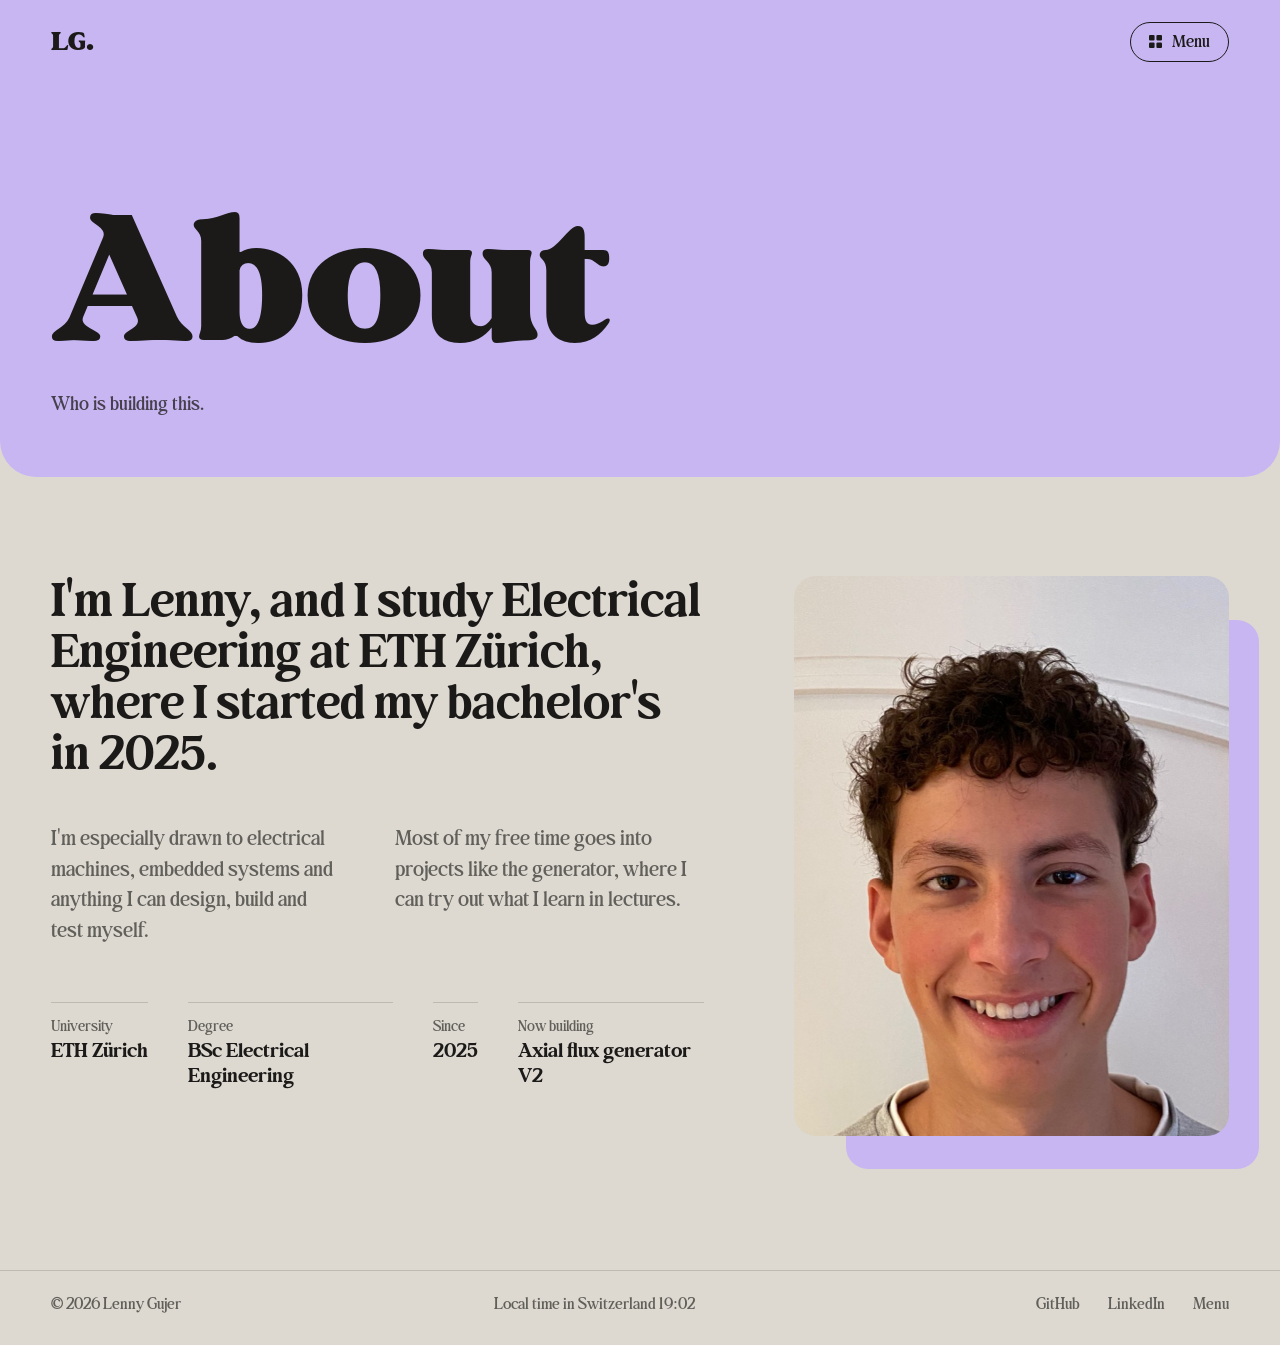
<file: about.html>
<!DOCTYPE html>
<html lang="en">
<head>
<meta charset="utf-8">
<meta name="viewport" content="width=device-width, initial-scale=1">
<title>About — Lenny Gujer</title>
<meta name="description" content="About Lenny Gujer, Electrical Engineering student at ETH Zürich.">
<link rel="icon" href="data:image/svg+xml,%3Csvg xmlns='http://www.w3.org/2000/svg' viewBox='0 0 32 32'%3E%3Crect width='32' height='32' rx='7' fill='%231B1A18'/%3E%3Ccircle cx='16' cy='16' r='9' fill='none' stroke='%23DDD9D1' stroke-width='2.5'/%3E%3Ccircle cx='16' cy='16' r='3' fill='%23E57E3A'/%3E%3C/svg%3E">
<link rel="stylesheet" href="assets/fonts.css">
<link rel="stylesheet" href="assets/main.css">
</head>
<body class="page" style="--tone:var(--lav)">

<!-- Farbfläche, die beim Laden nach oben wegfährt (setzt den Übergang vom Kachel-Menü fort) -->
<div class="veil" aria-hidden="true"></div>
<script>try{var c=sessionStorage.getItem("veil");if(c){document.currentScript.previousElementSibling.style.background=c;sessionStorage.removeItem("veil")}}catch(e){}</script>

<nav class="nav" aria-label="Main">
  <a class="logo" href="index.html" aria-label="Lenny Gujer, start page">LG<i>.</i></a>
  <a class="menu-btn" href="index.html#tiles"><svg viewBox="0 0 14 14" aria-hidden="true"><rect width="6" height="6" rx="1.2"/><rect x="8" width="6" height="6" rx="1.2"/><rect y="8" width="6" height="6" rx="1.2"/><rect x="8" y="8" width="6" height="6" rx="1.2"/></svg>Menu</a>
</nav>

<header class="p-hero">
  <div class="wrap">
    <h1>About</h1>
    <p class="lead">Who is building this.</p>
  </div>
</header>

<main>
  <section class="sec">
    <div class="wrap">
      <div class="me-grid">
        <div class="me-copy">
          <p class="big" id="me-big" data-rv></p>
          <div class="me-more" id="me-more" data-rv style="--d:.1s"></div>
          <dl class="facts" id="me-facts" data-rv style="--d:.2s"></dl>
        </div>
        <figure class="me-pic" data-rv style="--d:.15s">
          <div class="me-frame"><img id="me-img" alt="Portrait of Lenny Gujer" width="777" height="1000"></div>
        </figure>
      </div>
    </div>
  </section>
</main>

<footer class="foot">
  <div class="wrap">
    <span id="copy"></span>
    <span id="clock"></span>
    <span class="f-links"><a data-gh target="_blank" rel="noopener">GitHub</a><a data-li target="_blank" rel="noopener">LinkedIn</a><a href="index.html#tiles">Menu</a></span>
  </div>
</footer>

<!-- Der Inhalt (Texte, Projekte, Links) steht in assets/content.js -->
<script src="assets/content.js"></script>
<script type="module" src="assets/site.js"></script>
</body>
</html>
</file>
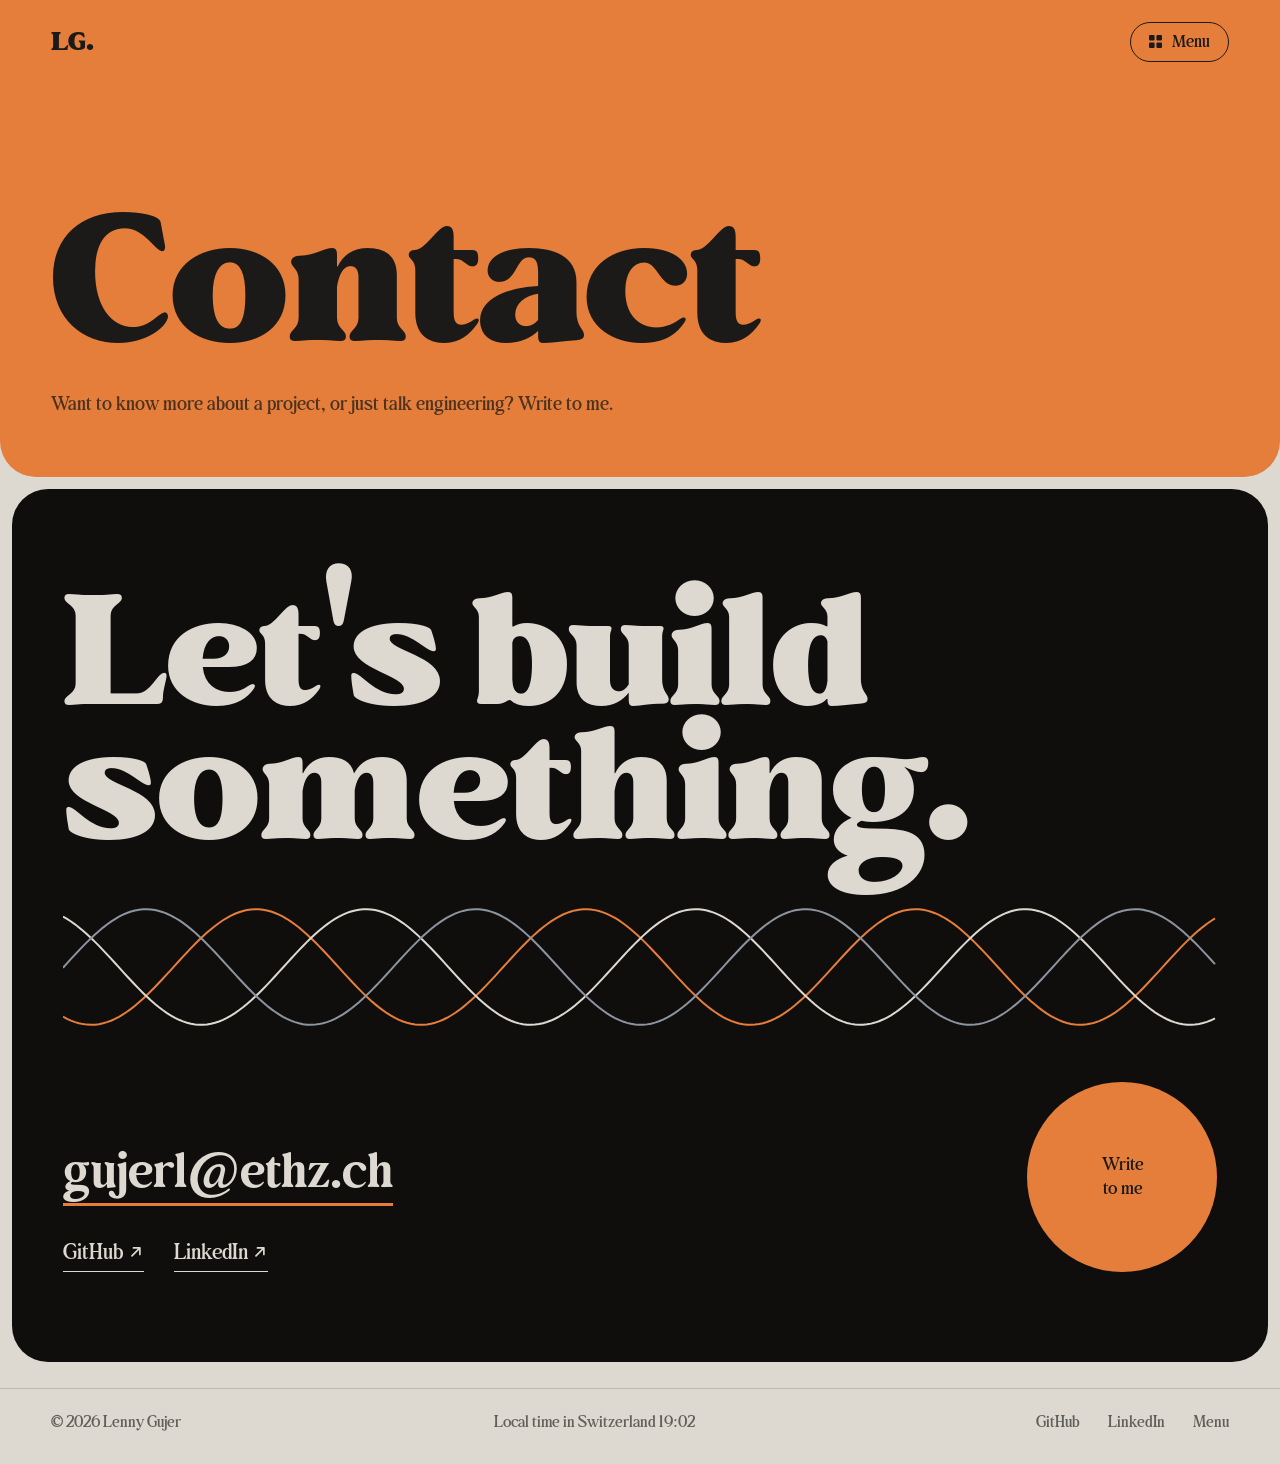
<file: contact.html>
<!DOCTYPE html>
<html lang="en">
<head>
<meta charset="utf-8">
<meta name="viewport" content="width=device-width, initial-scale=1">
<title>Contact — Lenny Gujer</title>
<meta name="description" content="Get in touch with Lenny Gujer.">
<link rel="icon" href="data:image/svg+xml,%3Csvg xmlns='http://www.w3.org/2000/svg' viewBox='0 0 32 32'%3E%3Crect width='32' height='32' rx='7' fill='%231B1A18'/%3E%3Ccircle cx='16' cy='16' r='9' fill='none' stroke='%23DDD9D1' stroke-width='2.5'/%3E%3Ccircle cx='16' cy='16' r='3' fill='%23E57E3A'/%3E%3C/svg%3E">
<link rel="stylesheet" href="assets/fonts.css">
<link rel="stylesheet" href="assets/main.css">
</head>
<body class="page" style="--tone:var(--cop)">

<!-- Farbfläche, die beim Laden nach oben wegfährt (setzt den Übergang vom Kachel-Menü fort) -->
<div class="veil" aria-hidden="true"></div>
<script>try{var c=sessionStorage.getItem("veil");if(c){document.currentScript.previousElementSibling.style.background=c;sessionStorage.removeItem("veil")}}catch(e){}</script>

<nav class="nav" aria-label="Main">
  <a class="logo" href="index.html" aria-label="Lenny Gujer, start page">LG<i>.</i></a>
  <a class="menu-btn" href="index.html#tiles"><svg viewBox="0 0 14 14" aria-hidden="true"><rect width="6" height="6" rx="1.2"/><rect x="8" width="6" height="6" rx="1.2"/><rect y="8" width="6" height="6" rx="1.2"/><rect x="8" y="8" width="6" height="6" rx="1.2"/></svg>Menu</a>
</nav>

<header class="p-hero">
  <div class="wrap">
    <h1>Contact</h1>
    <p class="lead">Want to know more about a project, or just talk engineering? Write to me.</p>
  </div>
</header>

<main>
  <section class="sec sheet" id="contact">
    <div class="wrap">
      <h2 class="huge" data-rv>Let's build<br>something.</h2>
      <canvas id="waves" aria-hidden="true"></canvas>
      <div class="c-row" data-rv>
        <div>
          <a class="mail" id="mail"></a>
          <p class="c-links"><a data-gh target="_blank" rel="noopener">GitHub <svg class="arr" viewBox="0 0 16 16" aria-hidden="true"><path d="M4 12 12 4M5.5 4H12v6.5"/></svg></a><a data-li target="_blank" rel="noopener">LinkedIn <svg class="arr" viewBox="0 0 16 16" aria-hidden="true"><path d="M4 12 12 4M5.5 4H12v6.5"/></svg></a></p>
        </div>
        <a class="orb" id="orb"><span>Write<br>to me</span></a>
      </div>
    </div>
  </section>
</main>

<footer class="foot">
  <div class="wrap">
    <span id="copy"></span>
    <span id="clock"></span>
    <span class="f-links"><a data-gh target="_blank" rel="noopener">GitHub</a><a data-li target="_blank" rel="noopener">LinkedIn</a><a href="index.html#tiles">Menu</a></span>
  </div>
</footer>

<!-- Der Inhalt (Texte, Projekte, Links) steht in assets/content.js -->
<script src="assets/content.js"></script>
<script type="module" src="assets/site.js"></script>
</body>
</html>
</file>
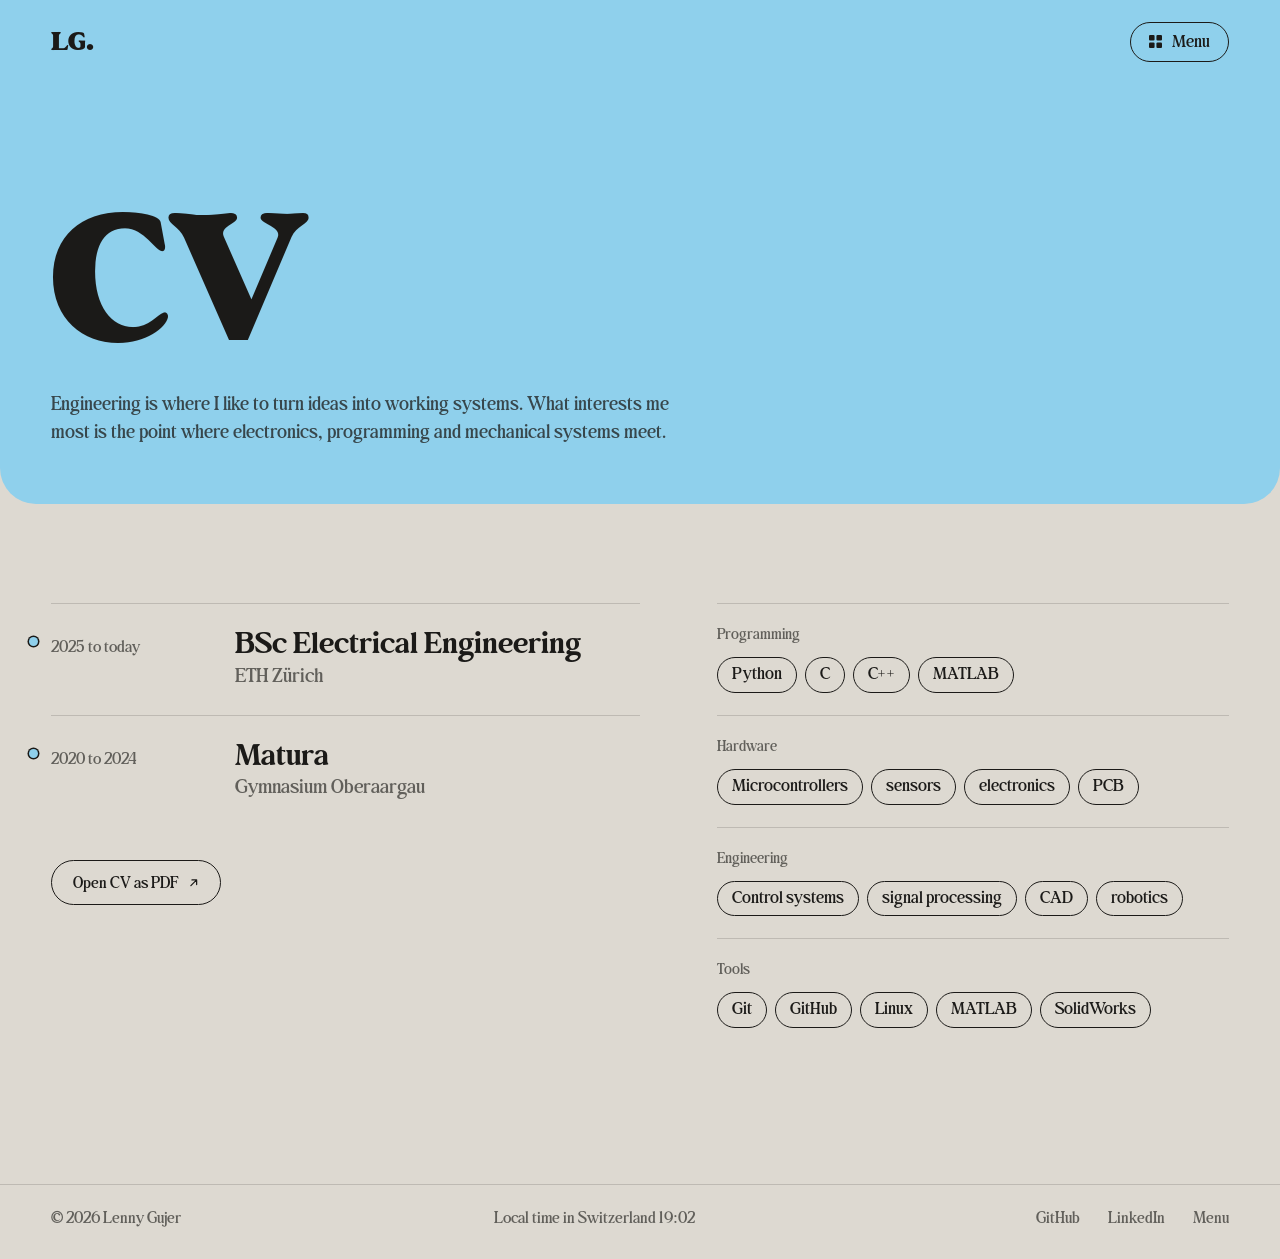
<file: cv.html>
<!DOCTYPE html>
<html lang="en">
<head>
<meta charset="utf-8">
<meta name="viewport" content="width=device-width, initial-scale=1">
<title>CV — Lenny Gujer</title>
<meta name="description" content="Curriculum vitae of Lenny Gujer.">
<link rel="icon" href="data:image/svg+xml,%3Csvg xmlns='http://www.w3.org/2000/svg' viewBox='0 0 32 32'%3E%3Crect width='32' height='32' rx='7' fill='%231B1A18'/%3E%3Ccircle cx='16' cy='16' r='9' fill='none' stroke='%23DDD9D1' stroke-width='2.5'/%3E%3Ccircle cx='16' cy='16' r='3' fill='%23E57E3A'/%3E%3C/svg%3E">
<link rel="stylesheet" href="assets/fonts.css">
<link rel="stylesheet" href="assets/main.css">
</head>
<body class="page" style="--tone:var(--sky)">

<!-- Farbfläche, die beim Laden nach oben wegfährt (setzt den Übergang vom Kachel-Menü fort) -->
<div class="veil" aria-hidden="true"></div>
<script>try{var c=sessionStorage.getItem("veil");if(c){document.currentScript.previousElementSibling.style.background=c;sessionStorage.removeItem("veil")}}catch(e){}</script>

<nav class="nav" aria-label="Main">
  <a class="logo" href="index.html" aria-label="Lenny Gujer, start page">LG<i>.</i></a>
  <a class="menu-btn" href="index.html#tiles"><svg viewBox="0 0 14 14" aria-hidden="true"><rect width="6" height="6" rx="1.2"/><rect x="8" width="6" height="6" rx="1.2"/><rect y="8" width="6" height="6" rx="1.2"/><rect x="8" y="8" width="6" height="6" rx="1.2"/></svg>Menu</a>
</nav>

<header class="p-hero">
  <div class="wrap">
    <h1>CV</h1>
    <p class="lead" id="about"></p>
  </div>
</header>

<main>
  <section class="sec">
    <div class="wrap">
      <div class="cv-grid">
        <div data-rv>
          <ul class="time" id="time"></ul>
          <a class="btn" id="cv-file" target="_blank" rel="noopener">Open CV as PDF <svg class="arr" viewBox="0 0 16 16" aria-hidden="true"><path d="M4 12 12 4M5.5 4H12v6.5"/></svg></a>
        </div>
        <dl class="stack" id="stack" data-rv style="--d:.12s"></dl>
      </div>
    </div>
  </section>
</main>

<footer class="foot">
  <div class="wrap">
    <span id="copy"></span>
    <span id="clock"></span>
    <span class="f-links"><a data-gh target="_blank" rel="noopener">GitHub</a><a data-li target="_blank" rel="noopener">LinkedIn</a><a href="index.html#tiles">Menu</a></span>
  </div>
</footer>

<!-- Der Inhalt (Texte, Projekte, Links) steht in assets/content.js -->
<script src="assets/content.js"></script>
<script type="module" src="assets/site.js"></script>
</body>
</html>
</file>
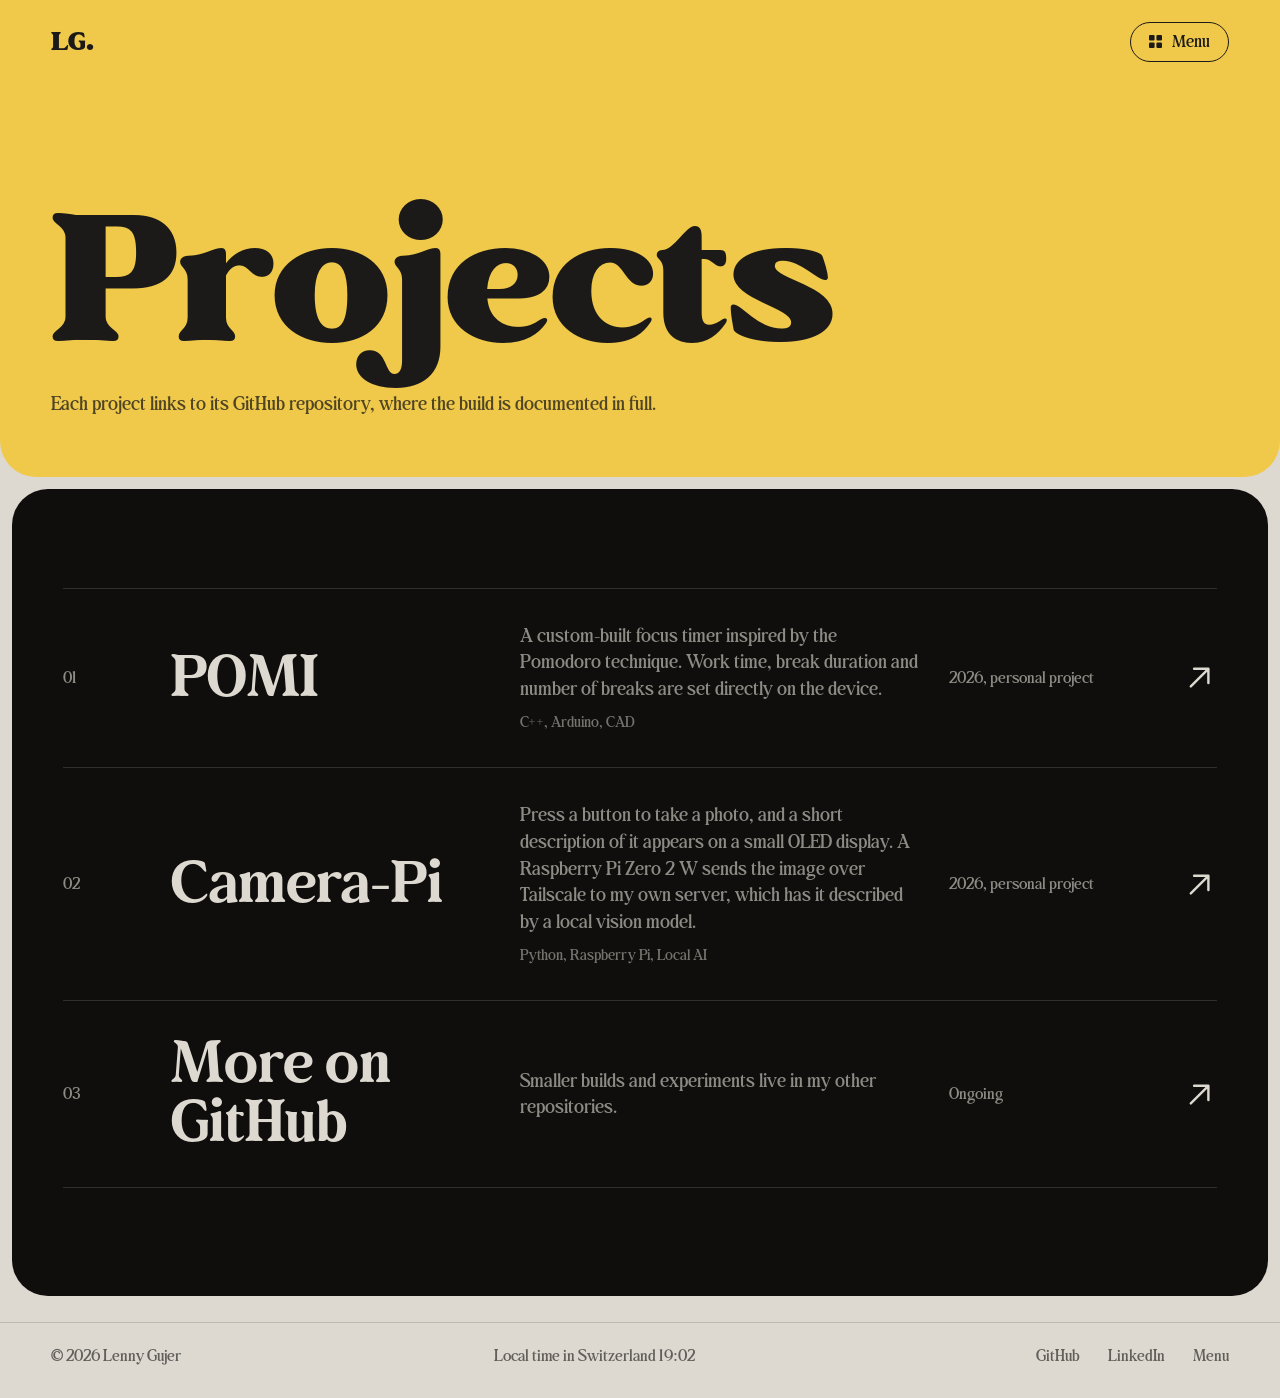
<file: projects.html>
<!DOCTYPE html>
<html lang="en">
<head>
<meta charset="utf-8">
<meta name="viewport" content="width=device-width, initial-scale=1">
<title>Projects — Lenny Gujer</title>
<meta name="description" content="Projects by Lenny Gujer.">
<link rel="icon" href="data:image/svg+xml,%3Csvg xmlns='http://www.w3.org/2000/svg' viewBox='0 0 32 32'%3E%3Crect width='32' height='32' rx='7' fill='%231B1A18'/%3E%3Ccircle cx='16' cy='16' r='9' fill='none' stroke='%23DDD9D1' stroke-width='2.5'/%3E%3Ccircle cx='16' cy='16' r='3' fill='%23E57E3A'/%3E%3C/svg%3E">
<link rel="stylesheet" href="assets/fonts.css">
<link rel="stylesheet" href="assets/main.css">
</head>
<body class="page" style="--tone:var(--yel)">

<!-- Farbfläche, die beim Laden nach oben wegfährt (setzt den Übergang vom Kachel-Menü fort) -->
<div class="veil" aria-hidden="true"></div>
<script>try{var c=sessionStorage.getItem("veil");if(c){document.currentScript.previousElementSibling.style.background=c;sessionStorage.removeItem("veil")}}catch(e){}</script>

<nav class="nav" aria-label="Main">
  <a class="logo" href="index.html" aria-label="Lenny Gujer, start page">LG<i>.</i></a>
  <a class="menu-btn" href="index.html#tiles"><svg viewBox="0 0 14 14" aria-hidden="true"><rect width="6" height="6" rx="1.2"/><rect x="8" width="6" height="6" rx="1.2"/><rect y="8" width="6" height="6" rx="1.2"/><rect x="8" y="8" width="6" height="6" rx="1.2"/></svg>Menu</a>
</nav>

<header class="p-hero">
  <div class="wrap">
    <h1>Projects</h1>
    <p class="lead">Each project links to its GitHub repository, where the build is documented in full.</p>
  </div>
</header>

<main>
  <section class="sec sheet">
    <div class="wrap">
      <div class="rows" id="rows"></div>
    </div>
  </section>
</main>

<div class="peek" id="peek" aria-hidden="true"></div>

<footer class="foot">
  <div class="wrap">
    <span id="copy"></span>
    <span id="clock"></span>
    <span class="f-links"><a data-gh target="_blank" rel="noopener">GitHub</a><a data-li target="_blank" rel="noopener">LinkedIn</a><a href="index.html#tiles">Menu</a></span>
  </div>
</footer>

<!-- Der Inhalt (Texte, Projekte, Links) steht in assets/content.js -->
<script src="assets/content.js"></script>
<script type="module" src="assets/site.js"></script>
</body>
</html>
</file>
<file: assets/fonts.css>
/* Schrift «Behind The Nineties» (Casloop Studio), frei für persönliche Nutzung.
   Die Dateien liegen in assets/fonts/. Der Browser lädt nur die Schnitte, die die Seite wirklich braucht. */
@font-face{font-family:"Behind The Nineties";font-weight:400;font-style:normal;font-display:swap;src:url(fonts/Behind-The-Nineties-Rg.otf) format("opentype")}
@font-face{font-family:"Behind The Nineties";font-weight:500;font-style:normal;font-display:swap;src:url(fonts/Behind-The-Nineties-Md.otf) format("opentype")}
@font-face{font-family:"Behind The Nineties";font-weight:600;font-style:normal;font-display:swap;src:url(fonts/Behind-The-Nineties-Smbd.otf) format("opentype")}
@font-face{font-family:"Behind The Nineties";font-weight:700;font-style:normal;font-display:swap;src:url(fonts/Behind-The-Nineties-Bd.otf) format("opentype")}
@font-face{font-family:"Behind The Nineties";font-weight:800;font-style:normal;font-display:swap;src:url(fonts/Behind-The-Nineties-Xbd.otf) format("opentype")}
@font-face{font-family:"Behind The Nineties";font-weight:900;font-style:normal;font-display:swap;src:url(fonts/Behind-The-Nineties-Blk.otf) format("opentype")}
</file>
<file: assets/main.css>
/* =====================================================================
   Lenny Gujer — Portfolio. Desktop (alle Bildformate), Tablet und Handy.
   ===================================================================== */
:root{
  --paper:#DDD9D1;
  --ink:#1B1A18;
  --dark:#0F0E0D;
  --dim:rgba(27,26,24,.64);
  --rule:rgba(27,26,24,.16);
  /* Akzentfarben */
  --cop:#E57E3A;   /* Kupfer: in Arbeit */
  --lime:#B7D63E;  /* erledigt */
  --blue:#6C8CFF;  /* geplant */
  --lav:#C8B6F2;
  --yel:#F0C94A;
  --sky:#8FD0EC;
  --plum:#5E2140;
  --serif:"Behind The Nineties",Georgia,"Times New Roman",serif;
  --ease:cubic-bezier(.2,.7,.2,1);
  --pad:4vw;
}
*{box-sizing:border-box}
html{scroll-behavior:smooth;-webkit-text-size-adjust:100%}
body{margin:0;background:var(--paper);color:var(--ink);font:500 20px/1.5 var(--serif);overflow-x:clip;-webkit-font-smoothing:antialiased}
a{color:inherit}
a:focus-visible,[tabindex]:focus-visible{outline:2px solid var(--cop);outline-offset:4px}
img{display:block;max-width:100%}
h1,h2,h3,p{margin:0}
h2,h3{text-wrap:balance}
p{text-wrap:pretty}
::selection{background:var(--cop);color:var(--ink)}
.mono{font:500 16px/1.4 var(--serif)}

/* ---------- Navigation ---------- */
.nav{position:fixed;top:0;left:0;right:0;z-index:50;display:flex;justify-content:space-between;align-items:center;
  padding:22px var(--pad);color:#fff;mix-blend-mode:difference;transition:opacity .35s}
.nav.off{opacity:0;pointer-events:none}
.logo{font:800 26px/1 var(--serif);text-decoration:none}
.logo i{font-style:normal}
.menu-btn{display:inline-flex;align-items:center;gap:10px;padding:10px 18px 11px;border:1px solid currentColor;border-radius:999px;
  text-decoration:none;font:500 17px/1 var(--serif);transition:background .25s,color .25s;will-change:transform}
.menu-btn svg{width:13px;height:13px;fill:currentColor}
.menu-btn:hover{background:#fff;color:#000}

/* ---------- Generator-Sequenz ---------- */
.seq{position:relative}
.seq-pin{position:sticky;top:0;height:100vh;height:100dvh;overflow:hidden;background:var(--dark);color:var(--paper)}
.seq-pin.lit{color:var(--ink)}
#gl{position:absolute;inset:0;width:100%;height:100%;display:block}
#leaders{position:absolute;inset:0;width:100%;height:100%;pointer-events:none;overflow:visible}
#leaders path{fill:none;stroke:var(--ink);stroke-width:1;opacity:0;transition:opacity .3s}
#leaders circle{fill:var(--ink);opacity:0;transition:opacity .3s}
#leaders .on{opacity:.7}
#leaders circle.on{opacity:1}
#leaders .hi{stroke:var(--ink);opacity:1;stroke-width:1.4}
.lab{position:absolute;font:500 16px/1 var(--serif);white-space:nowrap;color:var(--ink);
  padding:6px 8px;margin:-6px -8px;border-radius:5px;opacity:0;pointer-events:none;cursor:default;transition:opacity .3s,background .2s,color .2s}
.lab.on{opacity:1;pointer-events:auto}
.lab.hi{background:var(--ink);color:var(--paper)}

/* Intro */
.intro{position:absolute;left:calc(var(--side,0px) + var(--pad));bottom:7vh;will-change:transform,opacity}
.intro .role{margin:0 0 22px .5vw;opacity:.75}
#name{font:800 clamp(90px,13.4vw,236px)/.84 var(--serif);letter-spacing:-.012em;text-shadow:0 0 40px rgba(15,14,13,.55)}
#name .ln{display:block;overflow:hidden;padding:.06em .04em .02em 0}
#name .ch{display:inline-block;transform:translateY(105%);animation:rise 1s var(--ease) forwards;animation-delay:calc(var(--i)*45ms + .15s)}
#name .dot{color:var(--cop)}
@keyframes rise{to{transform:none}}
.hint{position:absolute;right:calc(var(--side,0px) + var(--pad));bottom:7vh;display:flex;align-items:center;gap:14px;opacity:.7}
.hint::after{content:"";width:1px;height:46px;background:linear-gradient(currentColor,transparent);animation:drop 1.8s ease-in-out infinite}
@keyframes drop{0%{transform:scaleY(0);transform-origin:top}55%{transform:scaleY(1);transform-origin:top}56%{transform-origin:bottom}100%{transform:scaleY(0);transform-origin:bottom}}

/* Übersicht und Etappen-Karten (oben links) */
.ov,.cards{position:absolute;left:calc(var(--side,0px) + var(--pad));top:max(96px,15vh);width:min(34rem,33vw)}
.ov{opacity:0;visibility:hidden}
.eyebrow{display:flex;align-items:center;gap:10px;margin-bottom:22px;color:var(--dim)}
.eyebrow i{width:9px;height:9px;border-radius:50%;background:var(--c,var(--cop))}
.ov h2{font:600 clamp(36px,min(5.1vw,8.6vh),84px)/.98 var(--serif);margin-bottom:22px}
.lead{font-size:clamp(19px,1.45vw,23px);line-height:1.45;color:var(--dim);max-width:31em}
.specs{display:grid;grid-template-columns:repeat(3,auto);justify-content:start;gap:0 34px;margin:28px 0 30px}
.specs div{border-top:1px solid var(--rule);padding:10px 0 14px;min-width:7.5em}
.specs dt{font:500 15px/1.4 var(--serif);color:var(--dim)}
.specs dd{margin:2px 0 0;font-weight:600;font-size:21px}
.btn{display:inline-flex;align-items:center;gap:.6em;padding:.85em 1.3em;border:1px solid currentColor;border-radius:999px;
  text-decoration:none;font:500 16px/1 var(--serif);transition:background .25s,color .25s;will-change:transform}
.m-in{display:inline-flex;align-items:center;gap:.6em;will-change:transform}
/* Pfeile als Grafik statt Schriftzeichen: iPhone und iPad würden das Zeichen ↗ sonst als Emoji zeigen. */
.arr{display:inline-block;flex:none;width:.72em;height:.72em;fill:none;stroke:currentColor;stroke-width:1.7;stroke-linecap:round;stroke-linejoin:round;vertical-align:-.02em}
.r-go .arr{width:.8em;height:.8em;stroke-width:1.1}
.btn:hover{background:var(--ink);color:var(--paper)}
.sheet .btn:hover{background:var(--paper);color:var(--ink)}

.card{position:absolute;left:0;top:0;width:100%;opacity:0;transform:translateY(26px);pointer-events:none;
  transition:opacity .45s var(--ease),transform .55s var(--ease)}
.card.on{opacity:1;transform:none;pointer-events:auto}
.c-meta{display:flex;align-items:center;gap:16px;margin-bottom:20px}
.c-no{font:500 16px/1 var(--serif);color:var(--dim)}
.chip{display:inline-flex;align-items:center;gap:8px;padding:6px 12px 6px;border-radius:999px;font:500 15px/1 var(--serif);border:1px solid var(--ink)}
.chip.done{background:var(--lime);border-color:var(--lime)}
.chip.active{background:var(--cop);border-color:var(--cop)}
.chip.active::before{content:"";width:7px;height:7px;border-radius:50%;background:var(--ink);animation:blink 1.4s ease-in-out infinite}
.chip.planned{border-style:dashed;color:var(--ink)}
.chip.planned::before{content:"";width:7px;height:7px;border-radius:50%;background:var(--blue)}
@keyframes blink{50%{opacity:.15}}
.card h3{font:600 clamp(32px,min(3.9vw,7vh),62px)/1 var(--serif);margin-bottom:20px}
.card p{font-size:clamp(19px,1.45vw,23px);line-height:1.45;color:var(--dim);max-width:27em}
.card figure{margin:22px 0 0;max-width:340px;border-radius:12px;overflow:hidden}

/* Oszilloskop (Etappe «Testing») */
#scope{position:absolute;left:calc(var(--side,0px) + var(--pad));top:53vh;width:min(430px,31vw);height:150px;opacity:0;transition:opacity .4s}
#scope.on{opacity:1}

/* ---------- Kachel-Menü ---------- */
.menu{position:absolute;inset:0;display:grid;grid-template-columns:repeat(12,minmax(0,1fr));grid-template-rows:repeat(6,minmax(0,1fr));gap:10px;padding:10px;
  visibility:hidden;pointer-events:none;will-change:transform;color:var(--ink)}
.menu.on{visibility:visible}
.menu.ready{pointer-events:auto}
.tile{position:relative;display:block;overflow:hidden;border-radius:16px;padding:22px 26px;text-decoration:none;color:var(--ink)}
.tile h3{font:600 clamp(26px,2.7vw,44px)/1 var(--serif);position:relative;z-index:1}
.tile small{display:block;margin-top:8px;font-size:15px;opacity:.75;position:relative;z-index:1}
.tile .art{position:absolute;transition:transform .6s var(--ease)}
.tile svg.art{fill:none;stroke:currentColor;stroke-width:2.2;stroke-linecap:round;stroke-linejoin:round}
.t-about{grid-column:1/4;grid-row:1/5;background:var(--lav)}
.t-proj{grid-column:4/10;grid-row:1/3;background:var(--yel)}
.t-cv{grid-column:10/13;grid-row:1/4;background:var(--sky)}
.t-hole{grid-column:4/8;grid-row:3/5;box-shadow:inset 0 0 0 1.5px var(--ink)}
.t-skill{grid-column:8/10;grid-row:3/5;background:var(--lime)}
.t-contact{grid-column:10/13;grid-row:4/7;background:var(--cop)}
.t-gh{grid-column:1/4;grid-row:5/7;background:var(--ink);color:var(--paper)}
.t-now{grid-column:4/10;grid-row:5/7;background:var(--plum);color:var(--paper)}

.t-photo{position:absolute;right:7%;bottom:-7%;width:68%;aspect-ratio:4/5;object-fit:cover;border-radius:12px;transform:rotate(5deg);
  transition:transform .6s var(--ease);box-shadow:0 18px 40px rgba(27,26,24,.25)}
.t-about:hover .t-photo{transform:rotate(0) translateY(-5%) scale(1.03)}
.a-timer{right:5%;bottom:8%;height:74%;aspect-ratio:1}
.a-timer .arc{stroke-width:9;stroke-dasharray:28 100;transform:rotate(-90deg);transform-origin:60px 64px;transition:stroke-dasharray 1.1s var(--ease)}
.t-proj:hover .a-timer .arc{stroke-dasharray:86 100}
.a-path{right:8%;bottom:8%;height:56%;aspect-ratio:120/170}
.a-path circle{fill:var(--sky);transition:fill .3s}
.t-cv:hover .a-path circle{fill:var(--ink)}
.t-cv:hover .a-path circle:nth-of-type(2){transition-delay:.12s}
.t-cv:hover .a-path circle:nth-of-type(3){transition-delay:.24s}
.a-chip{right:9%;bottom:8%;width:58%;aspect-ratio:1}
.t-skill:hover .a-chip{transform:rotate(90deg)}
.a-at{right:4%;bottom:-9%;font:800 clamp(140px,17vw,290px)/1 var(--serif)}
.t-contact:hover .a-at{transform:rotate(-14deg) scale(1.05)}
.a-arrow{right:8%;bottom:9%;width:46%;max-height:62%;aspect-ratio:1;stroke-width:2.6!important}
.t-gh:hover .a-arrow{transform:translate(10%,-12%)}
.a-waves{left:0;right:0;bottom:10%;width:100%;height:46%}
.a-waves path{stroke-width:2.4;vector-effect:non-scaling-stroke;animation:flow 2.6s linear infinite;animation-play-state:paused}
.a-waves .w1{stroke:var(--cop)}
.a-waves .w2{stroke:var(--paper)}
.a-waves .w3{stroke:#9aa2ac}
.t-now:hover .a-waves path{animation-play-state:running}
@keyframes flow{to{transform:translateX(-200px)}}
.t-hole h3{opacity:var(--ho,1)}
.t-hole small{opacity:calc(var(--ho,1)*.6)}
.t-hole:hover{box-shadow:inset 0 0 0 3px var(--ink)}

/* ---------- Abschnitte ---------- */
main{position:relative;z-index:1;background:var(--paper)}
.sec{padding:clamp(110px,17vh,190px) 0}
.wrap{max-width:1360px;margin:0 auto;padding:0 var(--pad)}
.sec h2{font:600 clamp(52px,6.2vw,104px)/.96 var(--serif)}
.head{display:grid;grid-template-columns:minmax(0,1.15fr) minmax(0,1fr);gap:6vw;align-items:end;margin-bottom:64px}
[data-rv]{opacity:0;transform:translateY(46px);transition:opacity 1s var(--ease) var(--d,0s),transform 1s var(--ease) var(--d,0s)}
[data-rv].in{opacity:1;transform:none}

.sheet{background:var(--dark);color:var(--paper);border-radius:36px;margin:0 12px;--dim:rgba(221,217,209,.62);--rule:rgba(221,217,209,.16)}

/* About */
.me-grid{display:grid;grid-template-columns:minmax(0,1.5fr) minmax(0,1fr);gap:7vw;align-items:start}
.big{font:600 clamp(34px,3.7vw,60px)/1.08 var(--serif);margin-bottom:44px}
.me-more{display:grid;grid-template-columns:1fr 1fr;gap:34px;color:var(--dim);font-size:21px;line-height:1.45}
.facts{display:grid;grid-template-columns:repeat(4,auto);justify-content:start;gap:0 40px;margin:56px 0 0}
.facts div{border-top:1px solid var(--rule);padding-top:12px}
.facts dt{color:var(--dim);font-size:15px}
.facts dd{margin:2px 0 0;font:600 20px/1.25 var(--serif)}
.me-pic{position:relative;margin:0}
.me-pic::before{content:"";position:absolute;inset:8% -7% -6% 12%;border-radius:22px;background:var(--lav)}
.me-frame{position:relative;border-radius:22px;overflow:hidden;aspect-ratio:777/1000}
.me-frame img{width:100%;height:112%;object-fit:cover;will-change:transform}

/* Projects */
.rows{border-top:1px solid var(--rule)}
.row{display:grid;grid-template-columns:5rem minmax(0,1fr) minmax(0,1.25fr) 11rem 4rem;gap:28px;align-items:center;padding:34px 0;border-bottom:1px solid var(--rule);
  text-decoration:none;position:relative;transition:padding .45s var(--ease)}
.row::before{content:"";position:absolute;inset:0 -3vw;border-radius:18px;background:var(--paper);opacity:0;transform:scaleY(.6);transition:opacity .3s,transform .45s var(--ease)}
.row>*{position:relative;transition:color .25s}
.row:hover{padding-left:20px;padding-right:20px}
.row:hover::before{opacity:1;transform:none}
.row:hover>*{color:var(--ink)}
.r-no,.r-when{color:var(--dim)}
.r-title{font:600 clamp(40px,4.6vw,76px)/1 var(--serif)}
.r-text{color:var(--dim);font-size:19px;line-height:1.4}
.r-text em{display:block;margin-top:10px;font:500 15px/1.4 var(--serif);font-style:normal;opacity:.8}
.r-go{display:flex;font-size:44px;line-height:1;justify-self:end;transition:transform .4s var(--ease),color .25s}
.row:hover .r-go{transform:translate(6px,-6px)}
.peek{position:fixed;left:0;top:0;z-index:40;width:330px;aspect-ratio:16/10;border-radius:16px;overflow:hidden;pointer-events:none;
  background:var(--yel);color:var(--ink);display:grid;place-items:center;font:800 150px/1 var(--serif);
  transform:translate(-50%,-50%) scale(0);transition:transform .4s var(--ease);box-shadow:0 30px 60px rgba(0,0,0,.35)}
.peek.on{transform:translate(-50%,-50%) scale(1)}
.peek img{position:absolute;inset:0;width:100%;height:100%;object-fit:cover}

/* CV */
.cv-grid{display:grid;grid-template-columns:minmax(0,1.15fr) minmax(0,1fr);gap:6vw}
.time{margin:0 0 34px;padding:0;list-style:none}
.time li{display:grid;grid-template-columns:10rem 1fr;gap:24px;padding:24px 0;border-top:1px solid var(--rule);position:relative}
.time li::before{content:"";position:absolute;left:-22px;top:33px;width:9px;height:9px;border-radius:50%;background:var(--sky);box-shadow:0 0 0 1.5px var(--ink)}
.time .yr{color:var(--dim);padding-top:8px}
.time strong{display:block;font-weight:600;font-size:clamp(26px,2.3vw,36px);line-height:1.1}
.time span{color:var(--dim)}
.stack{margin:0}
.stack div{padding:20px 0 22px;border-top:1px solid var(--rule)}
.stack dt{color:var(--dim);margin-bottom:12px;font:500 15px/1.4 var(--serif)}
.stack dd{margin:0;display:flex;flex-wrap:wrap;gap:8px}
.stack dd span{padding:7px 14px 8px;border:1px solid var(--ink);border-radius:999px;font-size:17px;line-height:1.1;transition:background .2s,color .2s}
.stack dd span:hover{background:var(--ink);color:var(--paper)}

/* Contact */
.huge{font:800 clamp(80px,12.2vw,214px)/.86 var(--serif)!important;letter-spacing:-.012em}
#waves{display:block;width:100%;height:170px;margin:26px 0 30px}
.c-row{display:flex;justify-content:space-between;align-items:flex-end;gap:40px}
.mail{display:inline-block;margin-top:22px;font:600 clamp(30px,3.8vw,62px)/1.1 var(--serif);text-decoration:none;
  background:linear-gradient(var(--cop),var(--cop)) 0 100%/100% 3px no-repeat;padding-bottom:8px;transition:color .25s}
.mail:hover{color:var(--cop)}
.orb{flex:none;width:190px;height:190px;border-radius:50%;background:var(--cop);color:var(--ink);display:grid;place-items:center;text-align:center;
  text-decoration:none;font:500 18px/1.35 var(--serif);cursor:pointer;transition:background .25s;will-change:transform}
.orb:hover{background:var(--paper)}
.orb span{display:block}
.c-links{display:flex;gap:30px;margin-top:30px;font-size:22px}
.c-links a{display:inline-block;text-decoration:none;background:linear-gradient(currentColor,currentColor) 0 100%/100% 1px no-repeat;padding-bottom:3px}
.c-links a:hover{color:var(--cop)}

/* ---------- Fuss (alle Seiten) ---------- */
.foot{position:relative;z-index:1;background:var(--paper);padding:26px 0 30px}
.foot .wrap{display:flex;justify-content:space-between;gap:20px;padding-top:22px;border-top:1px solid var(--rule);color:var(--dim);font:500 16px/1.4 var(--serif)}
.foot a{display:inline-block;margin-left:28px;text-decoration:none;transition:color .2s}
.foot a:hover{color:var(--ink)}

/* ---------- Unterseiten (About, Projects, CV, Contact) ---------- */
.page .nav{position:absolute;mix-blend-mode:normal;color:var(--ink)}
.page .menu-btn:hover{background:var(--ink);color:var(--paper)}
.p-hero{background:var(--tone);border-radius:0 0 36px 36px;padding:clamp(150px,23vh,230px) 0 58px}
.p-hero h1{font:800 clamp(96px,14vw,250px)/.86 var(--serif);letter-spacing:-.012em}
.p-hero .lead{margin-top:30px;color:rgba(27,26,24,.76);max-width:34em}
.p-hero .lead:empty{display:none}
.page .sec{padding:clamp(70px,11vh,120px) 0 clamp(80px,12vh,130px)}
.page .sheet{margin-top:12px;margin-bottom:0}
.page #contact{padding-bottom:clamp(70px,10vh,110px)}
/* Übergang vom Kachel-Menü: Kachel wächst auf Bildschirmgrösse, Unterseite beginnt in derselben Farbe */
.grow{position:fixed;z-index:95;border-radius:16px;pointer-events:none;
  transition:left .48s cubic-bezier(.7,0,.2,1),top .48s cubic-bezier(.7,0,.2,1),width .48s cubic-bezier(.7,0,.2,1),height .48s cubic-bezier(.7,0,.2,1),border-radius .48s}
.veil{position:fixed;inset:0;z-index:90;background:var(--tone);pointer-events:none;animation:veil .8s cubic-bezier(.7,0,.2,1) .12s forwards}
@keyframes veil{to{transform:translateY(-101%)}}

/* ---------- Ohne WebGL: alles als normale Seite ---------- */
.no-gl .seq{height:auto!important}
.no-gl .seq-pin{position:relative;height:auto;overflow:visible;background:var(--paper);color:var(--ink);padding:150px var(--pad) 70px}
.no-gl #gl,.no-gl #leaders,.no-gl #labels,.no-gl #scope,.no-gl .hint,.no-gl .t-hole{display:none}
.no-gl .intro,.no-gl .ov,.no-gl .cards,.no-gl .card{position:static;opacity:1!important;visibility:visible!important;transform:none!important;width:auto;max-width:44rem}
.no-gl #name{text-shadow:none}
.no-gl .intro{max-width:none}
.no-gl .ov{margin-top:90px}
.no-gl .card{margin-top:60px;pointer-events:auto}
.no-gl .menu{position:relative;height:88vh;margin:90px calc(var(--pad)*-1) 0;visibility:visible;pointer-events:auto;transform:none!important}
.no-gl .nav{mix-blend-mode:normal;color:var(--ink)}

/* =====================================================================
   Hochformat: Handy und Tablet hochkant (dieselbe Bedingung steht in home.js)
   ===================================================================== */
@media (max-width:759px), (max-aspect-ratio:9/10){
  :root{--pad:20px}
  body{font-size:17px}
  .nav{padding:14px var(--pad)}
  .logo{font-size:22px}
  .menu-btn{padding:8px 14px 9px;font-size:15px;gap:8px}

  /* Generator-Sequenz: Modell oben, Text unten */
  .intro{bottom:max(6svh,40px);right:var(--pad)}
  .intro .role{font-size:14px;margin:0 0 12px 2px}
  #name{font-size:clamp(64px,21vw,170px)}
  .hint,#labels,#leaders,#scope{display:none}
  .ov,.cards{top:auto;bottom:max(4svh,22px);left:var(--pad);right:var(--pad);width:auto;max-width:36rem}
  .card{top:auto;bottom:0}
  .eyebrow{margin-bottom:12px}
  .ov h2{font-size:clamp(34px,9.4vw,60px);margin-bottom:12px}
  .lead{font-size:16px}
  .specs{grid-template-columns:repeat(3,minmax(0,1fr));gap:0 16px;margin:16px 0 18px}
  .specs div{min-width:0;padding:8px 0 10px}
  .specs dt{font-size:13px}
  .specs dd{font-size:17px}
  .btn{font-size:15px}
  .c-meta{margin-bottom:12px}
  .card h3{font-size:clamp(30px,8.4vw,52px);margin-bottom:12px}
  .card p{font-size:16px}

  /* Kachel-Menü: 4 Spalten, 8 Zeilen */
  .menu{grid-template-columns:repeat(4,minmax(0,1fr));grid-template-rows:repeat(8,minmax(0,1fr));gap:8px;padding:8px}
  .tile{padding:14px 16px;border-radius:14px}
  .tile h3{font-size:clamp(20px,5.8vw,34px)}
  .tile small{font-size:12px;margin-top:4px}
  .t-about{grid-column:1/3;grid-row:1/4}
  .t-proj{grid-column:3/5;grid-row:1/3}
  .t-cv{grid-column:3/5;grid-row:3/5}
  .t-hole{grid-column:1/3;grid-row:4/6}
  .t-skill{grid-column:3/5;grid-row:5/6}
  .t-gh{grid-column:1/3;grid-row:6/8}
  .t-contact{grid-column:3/5;grid-row:6/8}
  .t-now{grid-column:1/5;grid-row:8/9}
  .t-photo{width:74%;right:6%}
  .a-timer{height:62%}
  .a-path{height:62%}
  .a-chip{width:auto;height:76%;right:6%;bottom:12%}
  .a-at{font-size:clamp(90px,27vw,170px)}
  .a-waves{height:40%;bottom:8%}

  /* Unterseiten */
  .p-hero{padding:116px 0 32px;border-radius:0 0 24px 24px}
  .p-hero h1{font-size:clamp(58px,17vw,150px)}
  .p-hero .lead{margin-top:16px}
  .page .sec{padding:48px 0 64px}
  .sheet{border-radius:24px;margin:0 8px}
  .page .sheet{margin-top:8px}
  .me-grid{grid-template-columns:1fr;gap:56px}
  .big{font-size:clamp(28px,7.6vw,46px);margin-bottom:26px}
  .me-more{grid-template-columns:1fr;gap:16px;font-size:17px}
  .facts{grid-template-columns:1fr 1fr;gap:18px 24px;margin-top:34px}
  .me-pic{max-width:440px;margin-right:7%}
  .row{grid-template-columns:2rem minmax(0,1fr) 2rem;gap:8px 14px;padding:24px 0}
  .row:hover{padding-left:0;padding-right:0}
  .row::before{display:none}
  .row:hover>*{color:inherit}
  .r-no{grid-column:1;grid-row:1;align-self:center}
  .r-title{grid-column:2;grid-row:1;font-size:clamp(34px,10vw,60px)}
  .r-go{grid-column:3;grid-row:1;font-size:30px}
  .r-text{grid-column:2/4;font-size:16px}
  .r-when{grid-column:2/4}
  .peek{display:none}
  .cv-grid{grid-template-columns:1fr;gap:44px}
  .time li{grid-template-columns:1fr;gap:4px;padding:18px 0 18px 22px}
  .time li::before{left:0;top:25px}
  .time .yr{padding-top:0}
  .stack dd span{font-size:15px}
  .huge{font-size:clamp(52px,15vw,130px)!important}
  #waves{height:110px;margin:18px 0 22px}
  .c-row{flex-direction:column;align-items:flex-start;gap:34px}
  .mail{font-size:clamp(26px,7.6vw,48px)}
  .orb{width:140px;height:140px;font-size:16px}
  .c-links{font-size:19px;gap:24px}
  .foot .wrap{flex-direction:column;gap:8px;font-size:14px}
  .foot a{margin:0 22px 0 0}
  .no-gl .seq-pin{padding:110px var(--pad) 50px}
  .no-gl .menu{height:150vw;max-height:90vh}
}
/* Tablet quer und kleine Laptops */
@media (min-width:760px) and (max-width:1100px) and (min-aspect-ratio:9/10){
  :root{--pad:32px}
  .ov,.cards,#scope{width:min(34rem,38vw)}
  .me-more{grid-template-columns:1fr}
  .facts{grid-template-columns:1fr 1fr;gap:18px 30px}
  .row{grid-template-columns:3rem minmax(0,1fr) minmax(0,1.3fr) 3rem}
  .r-when{display:none}
}

@media (prefers-reduced-motion:reduce){
  html{scroll-behavior:auto}
  #name .ch{animation:none;transform:none}
  [data-rv]{opacity:1;transform:none;transition:none}
  .hint::after,.chip.active::before{animation:none}
  .veil{display:none}
}
</file>
